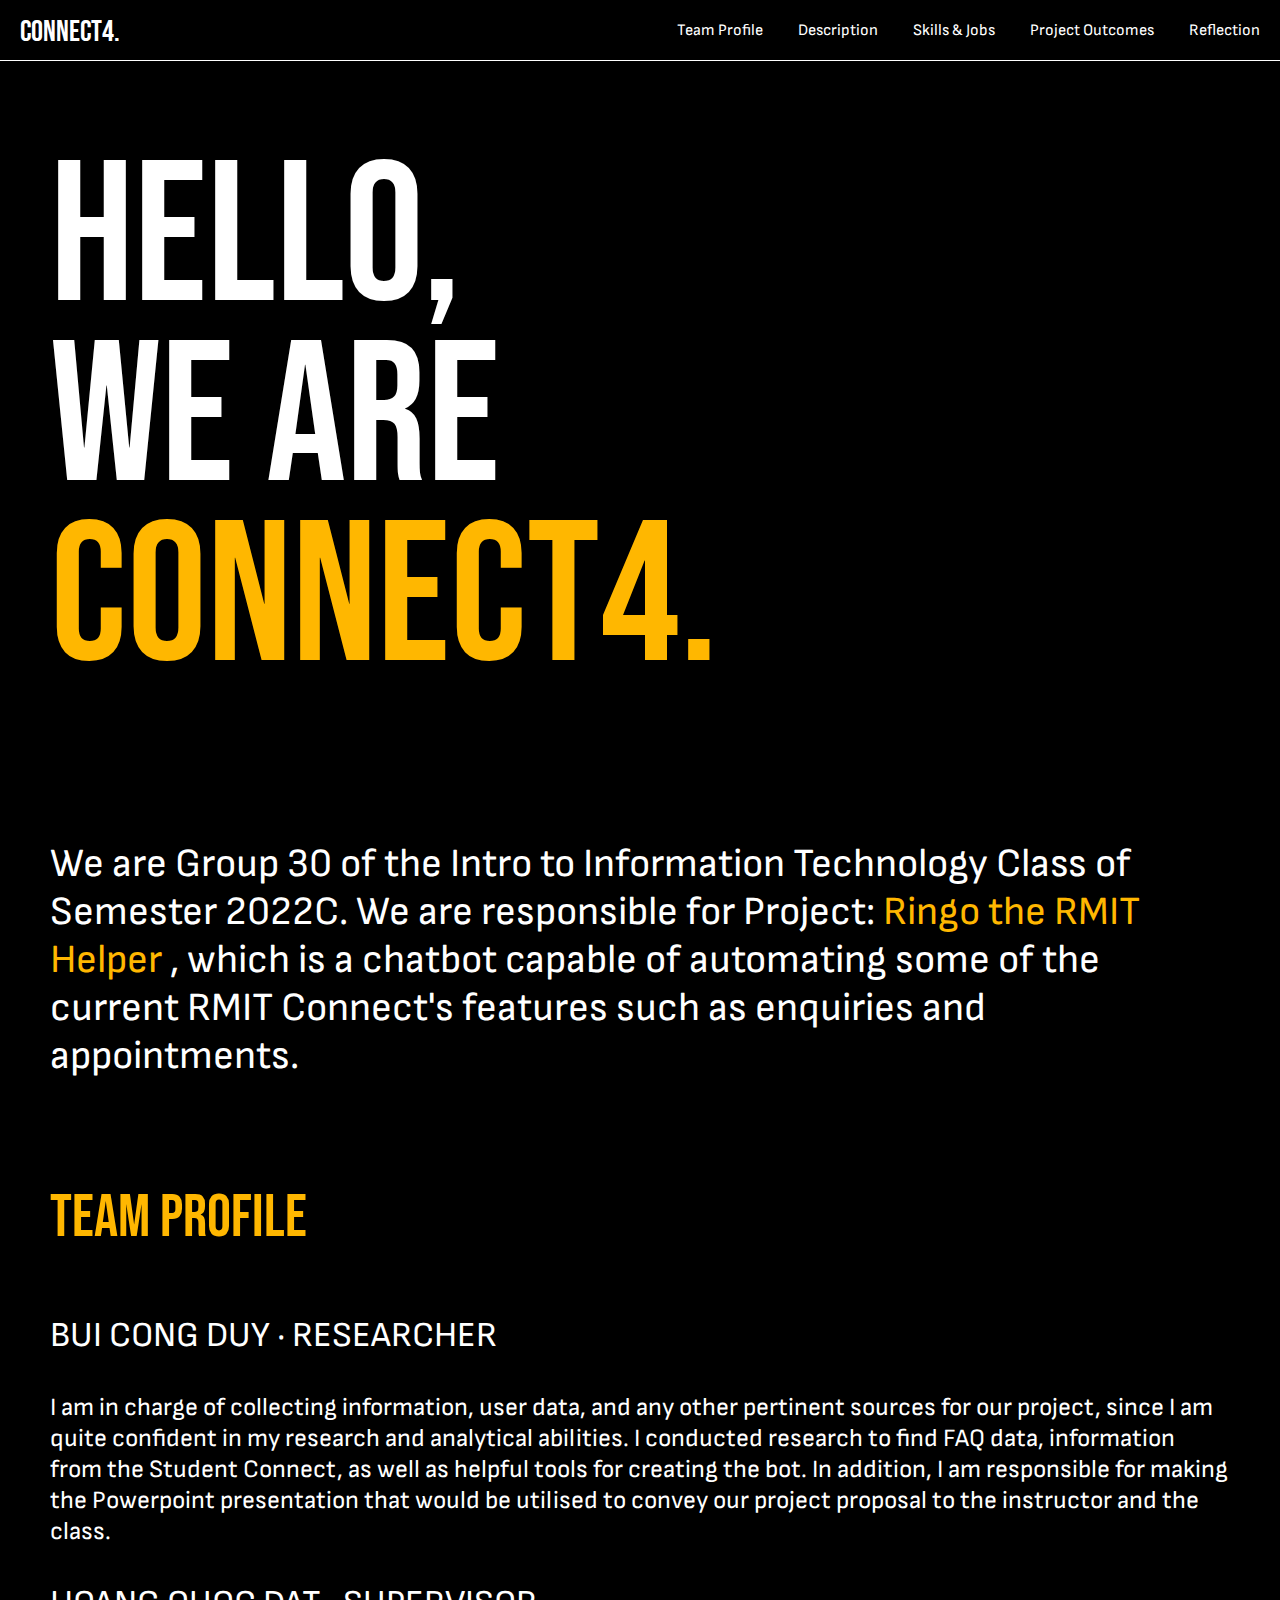
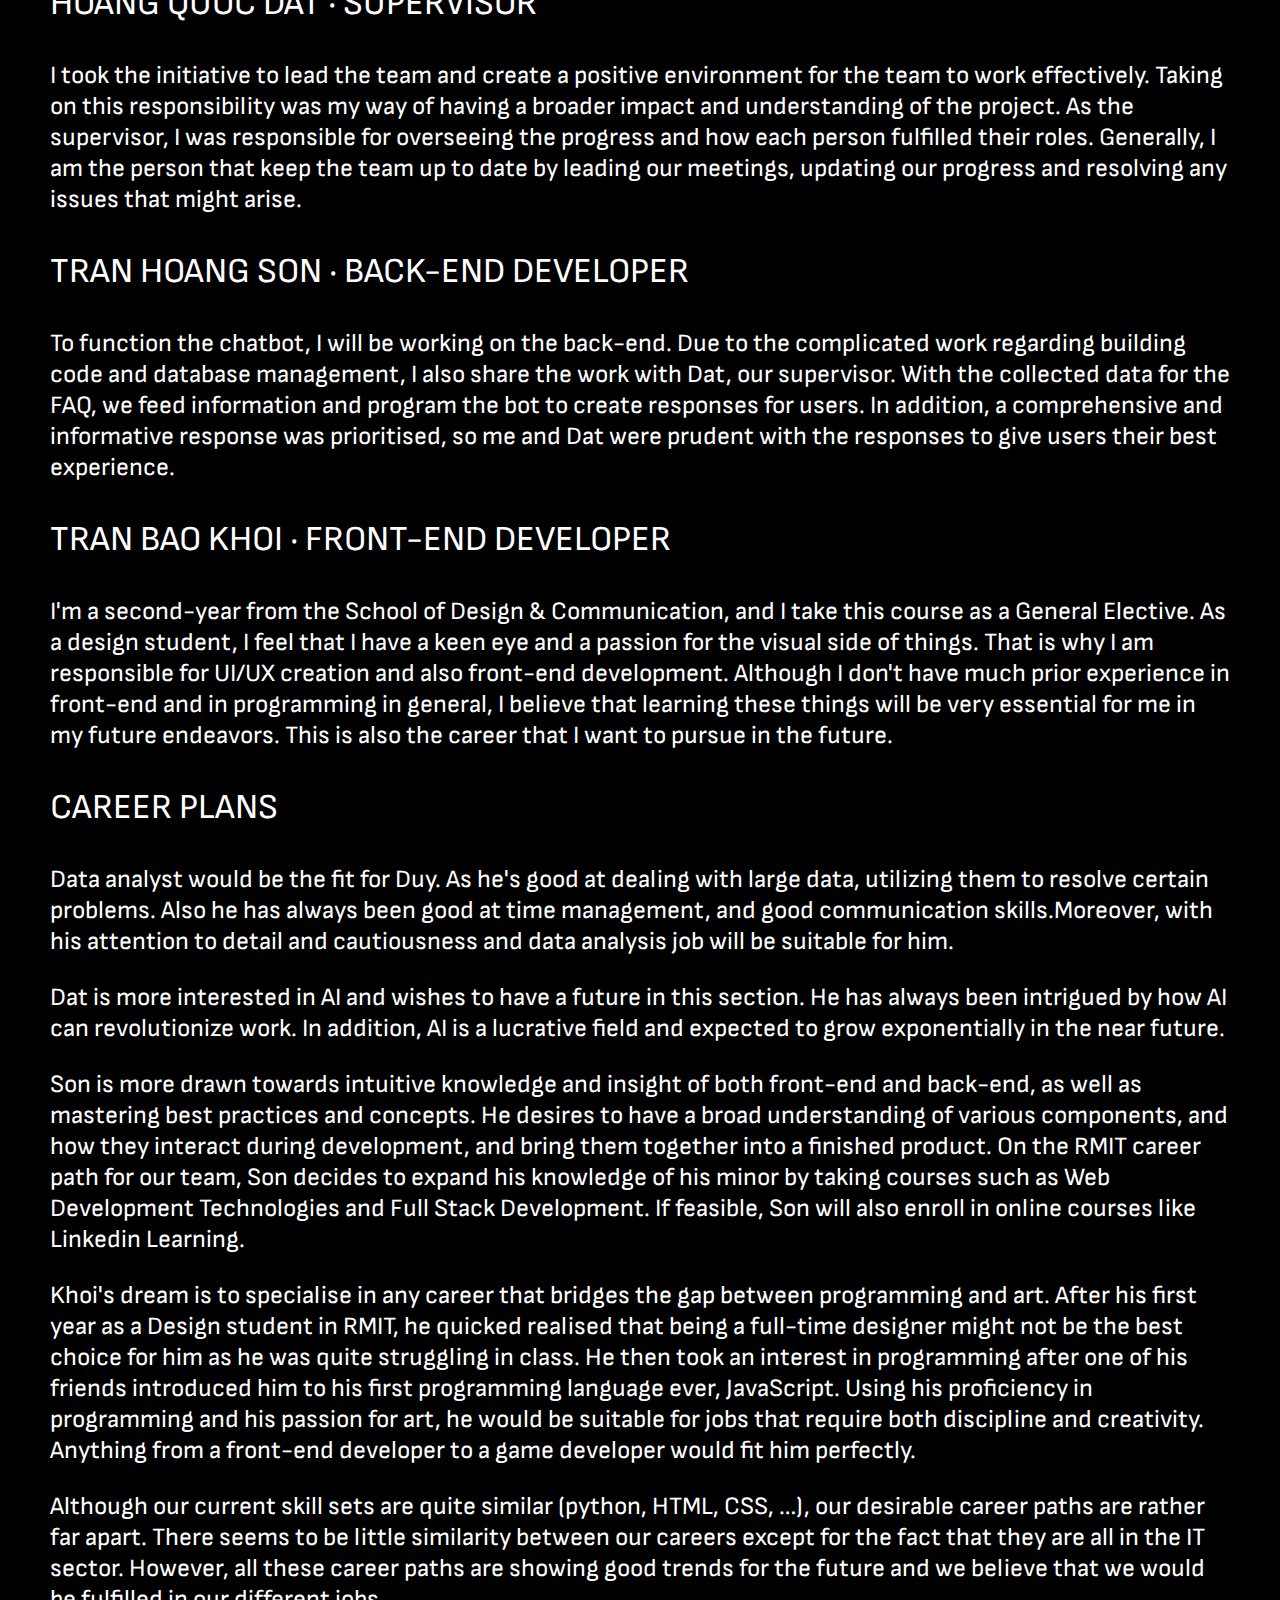
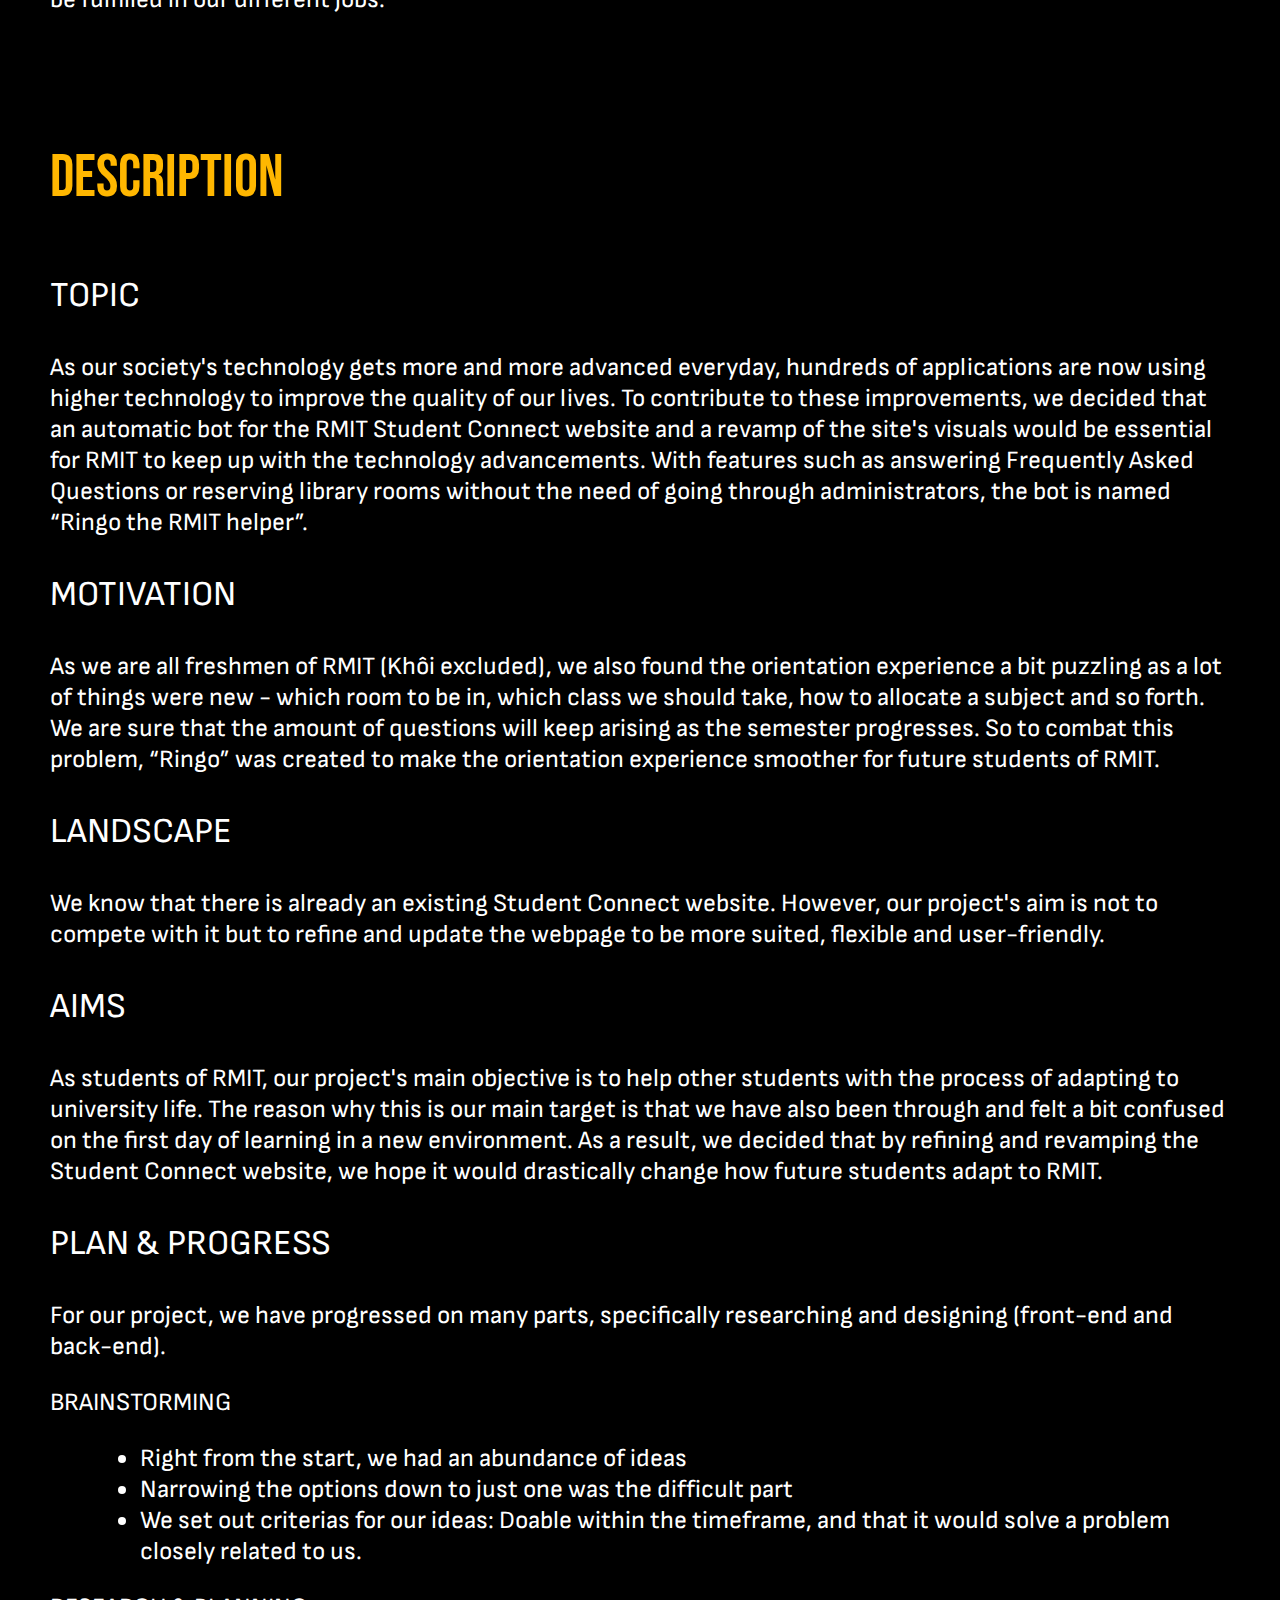
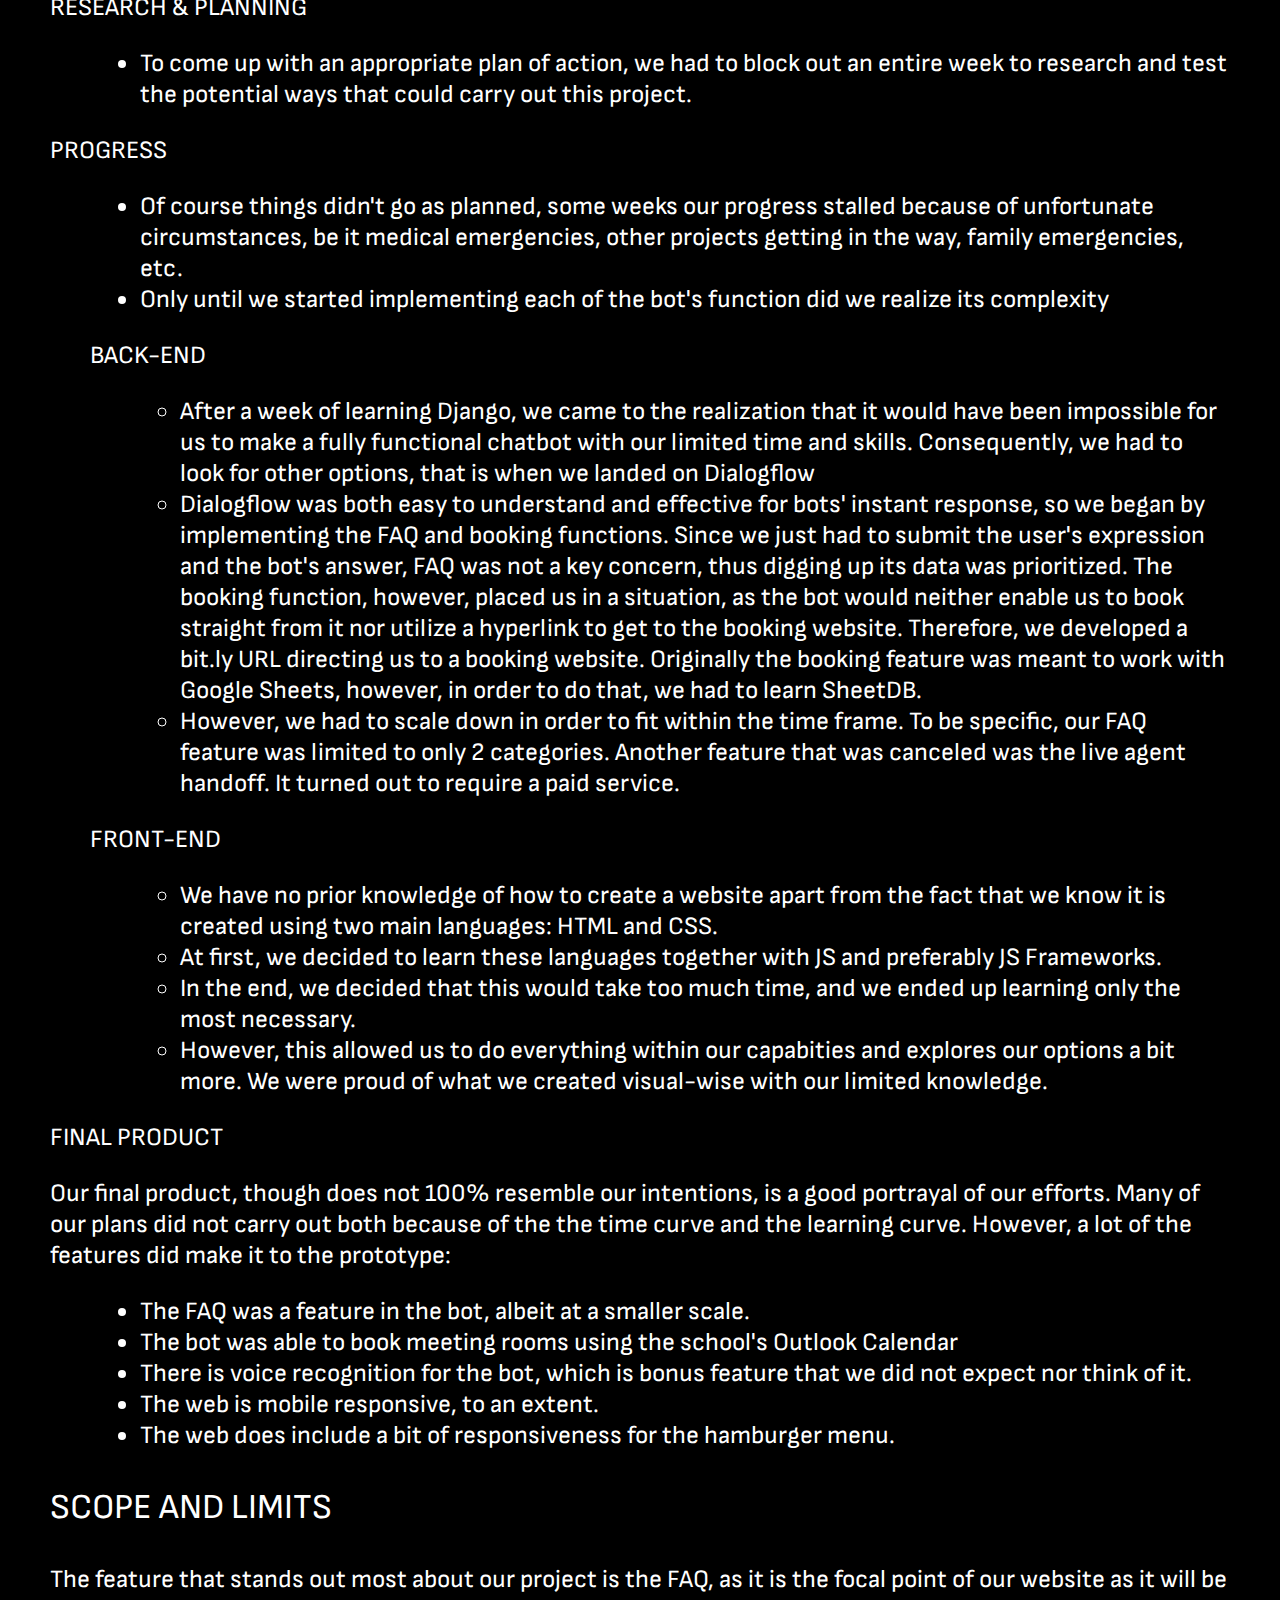
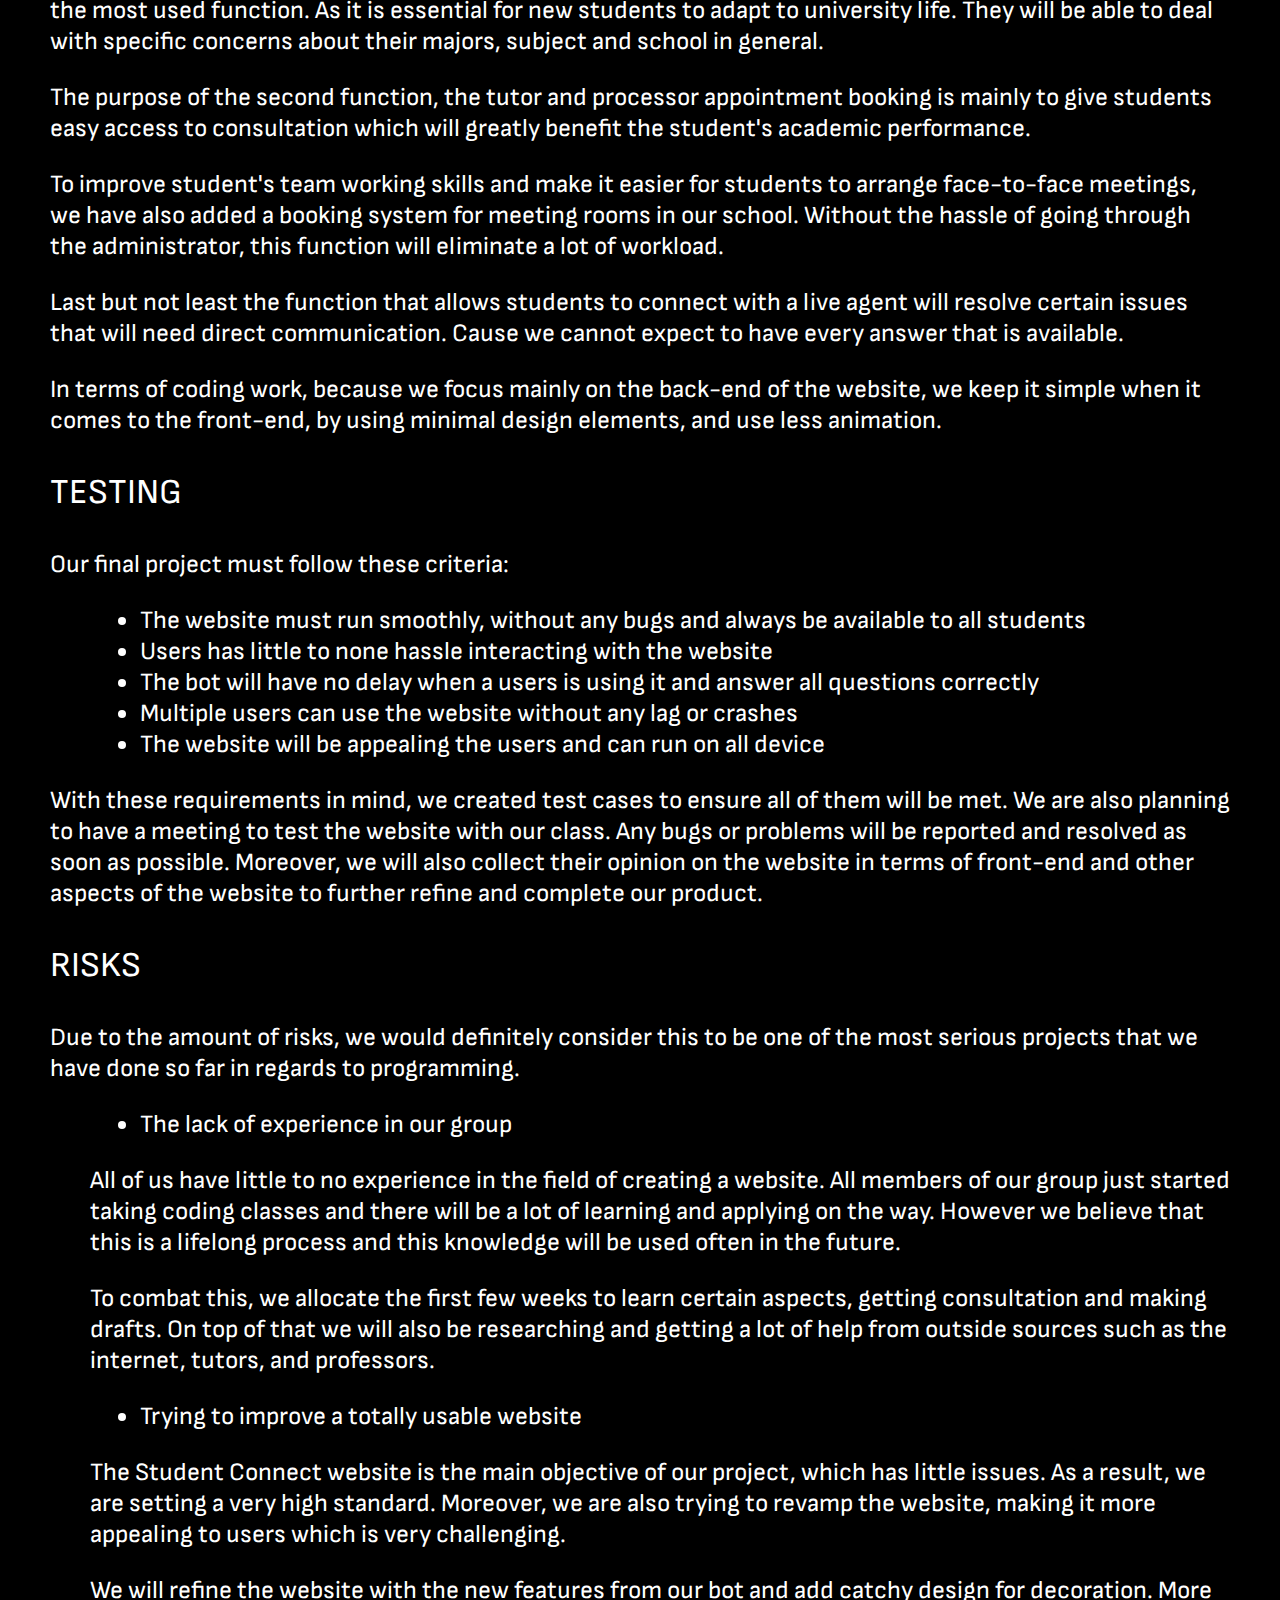
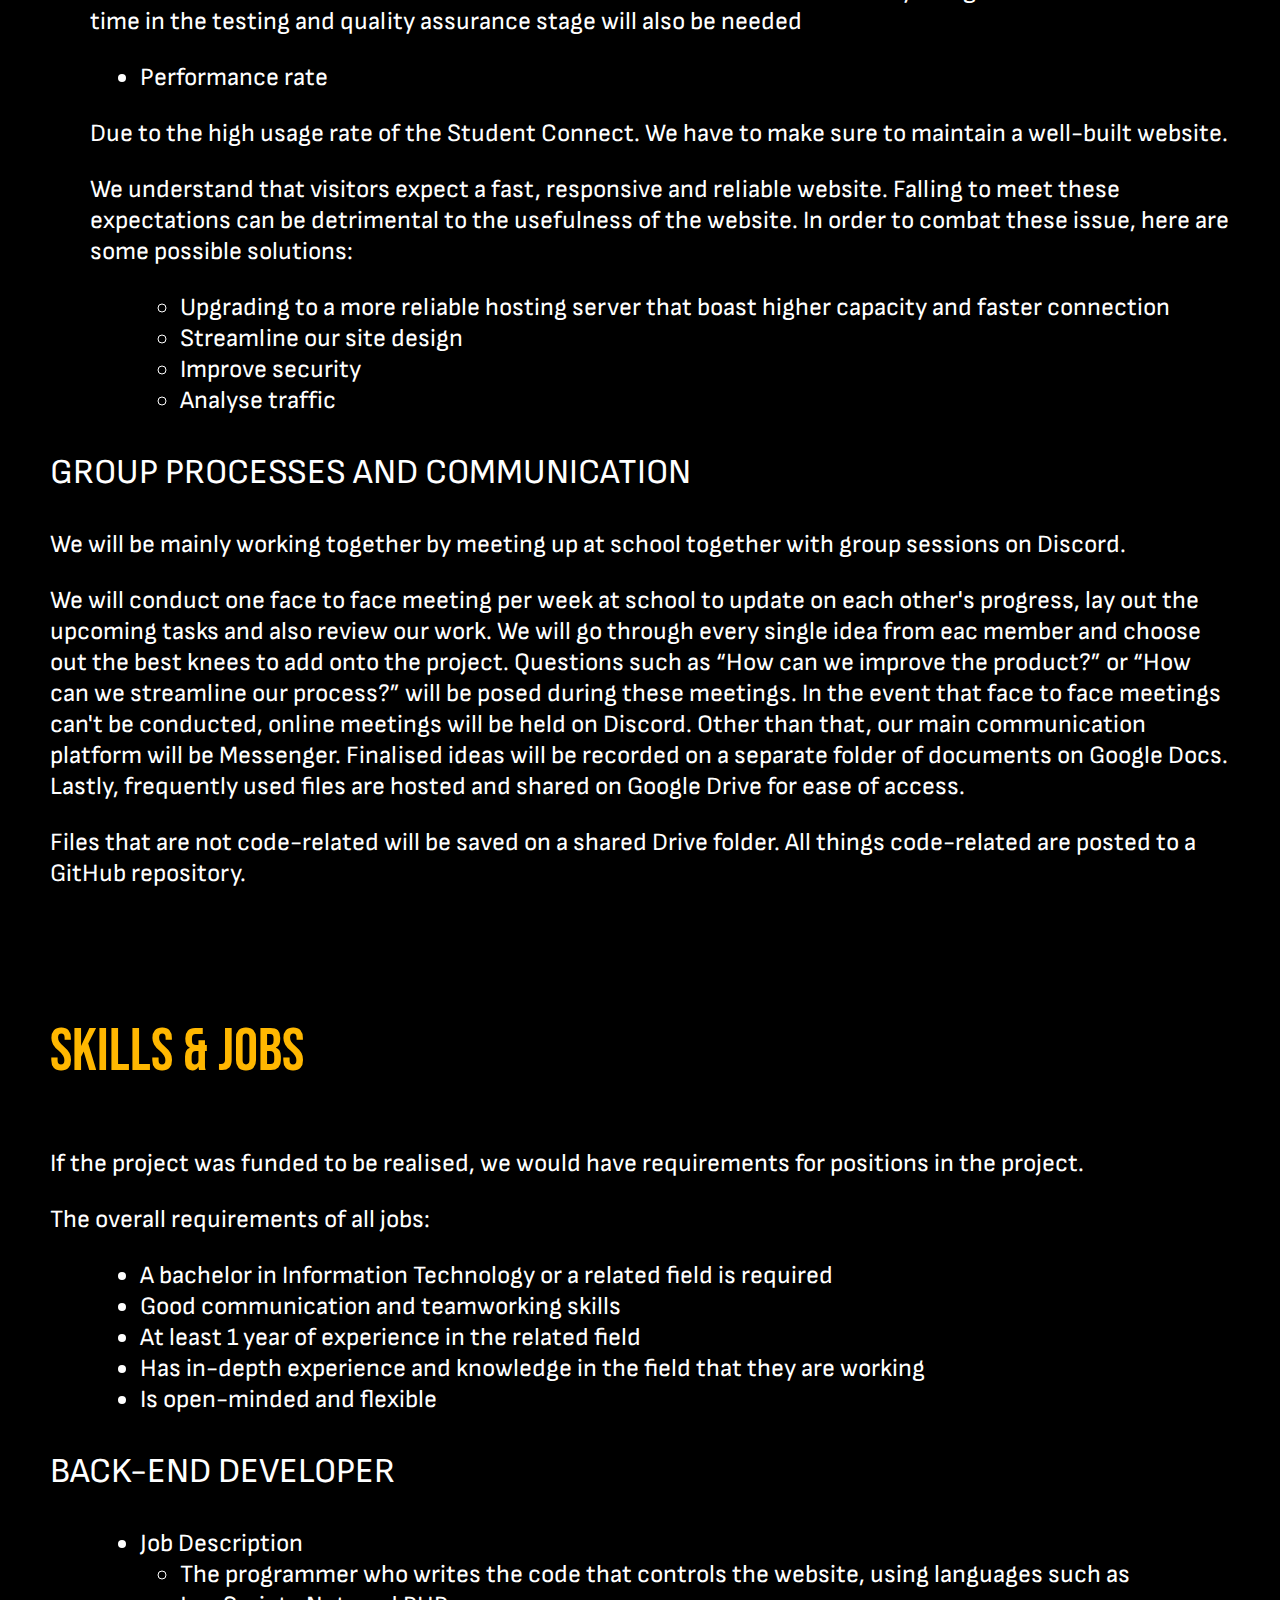
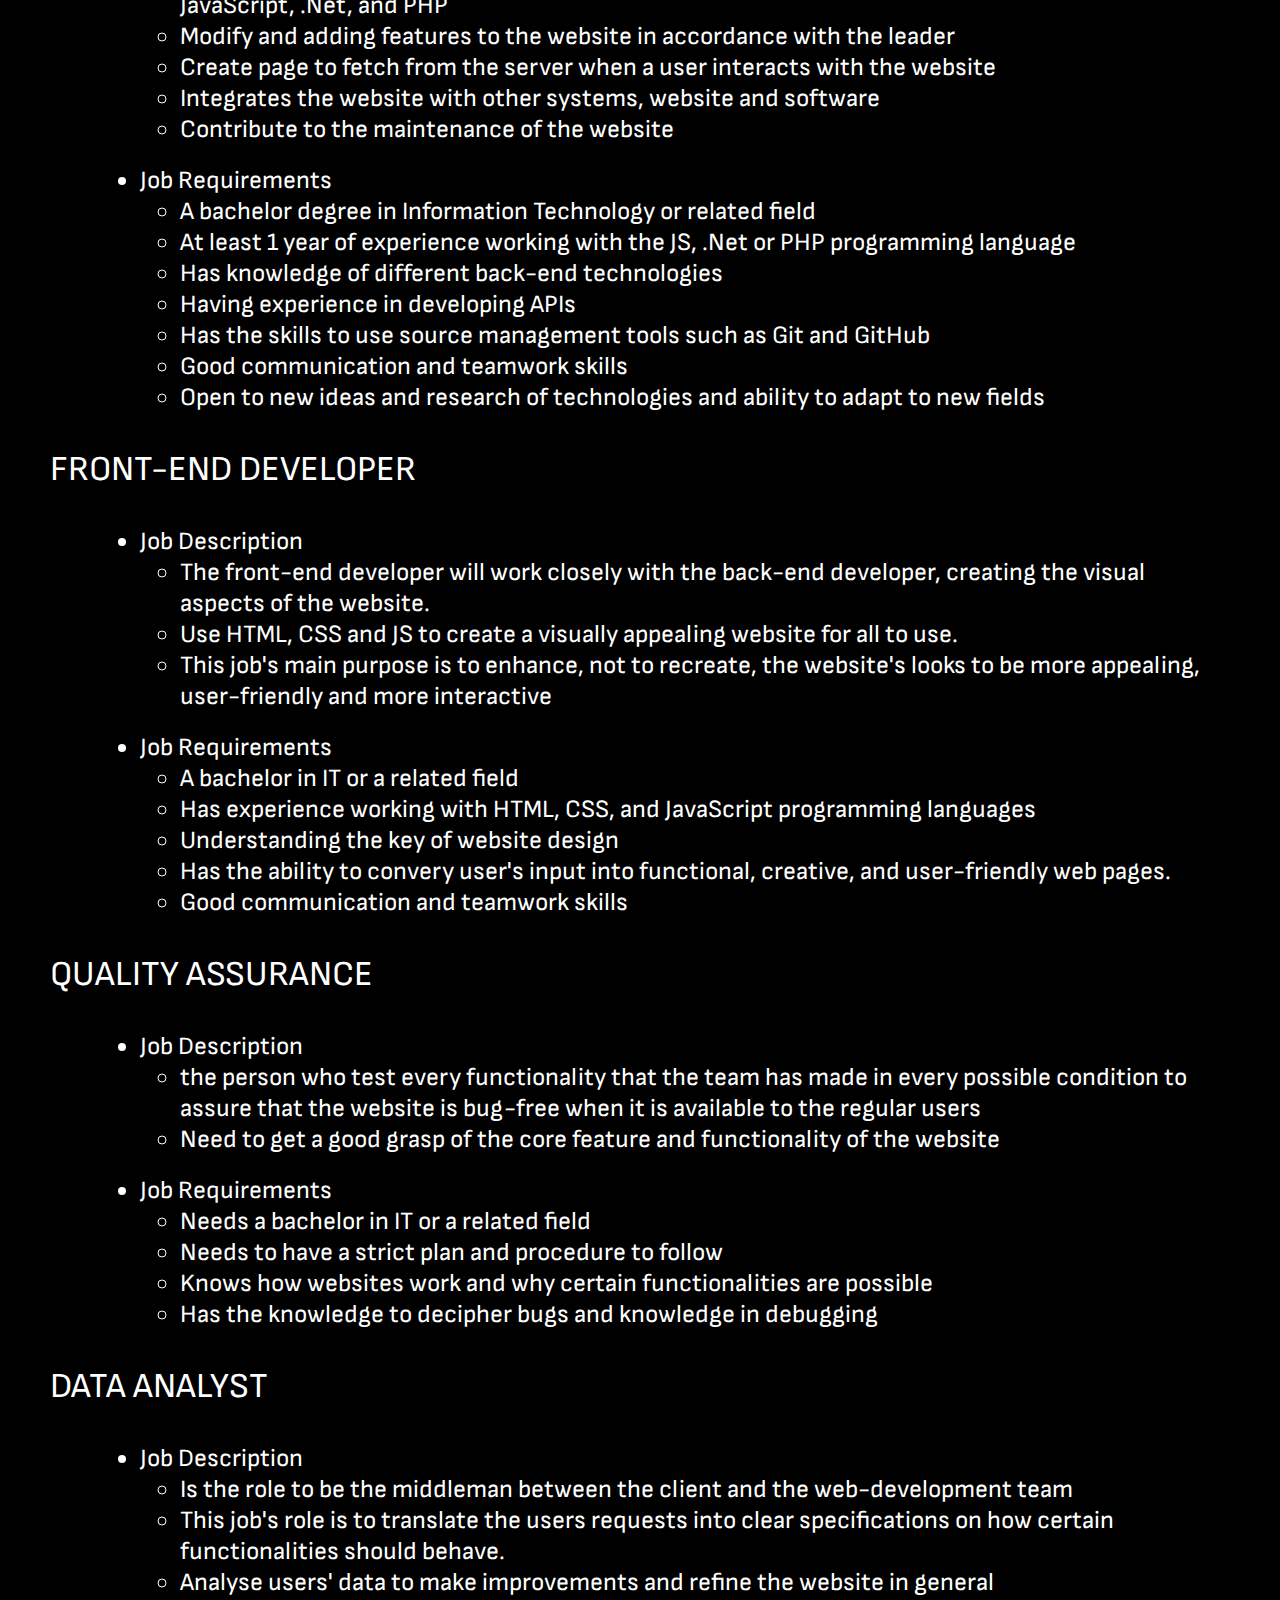
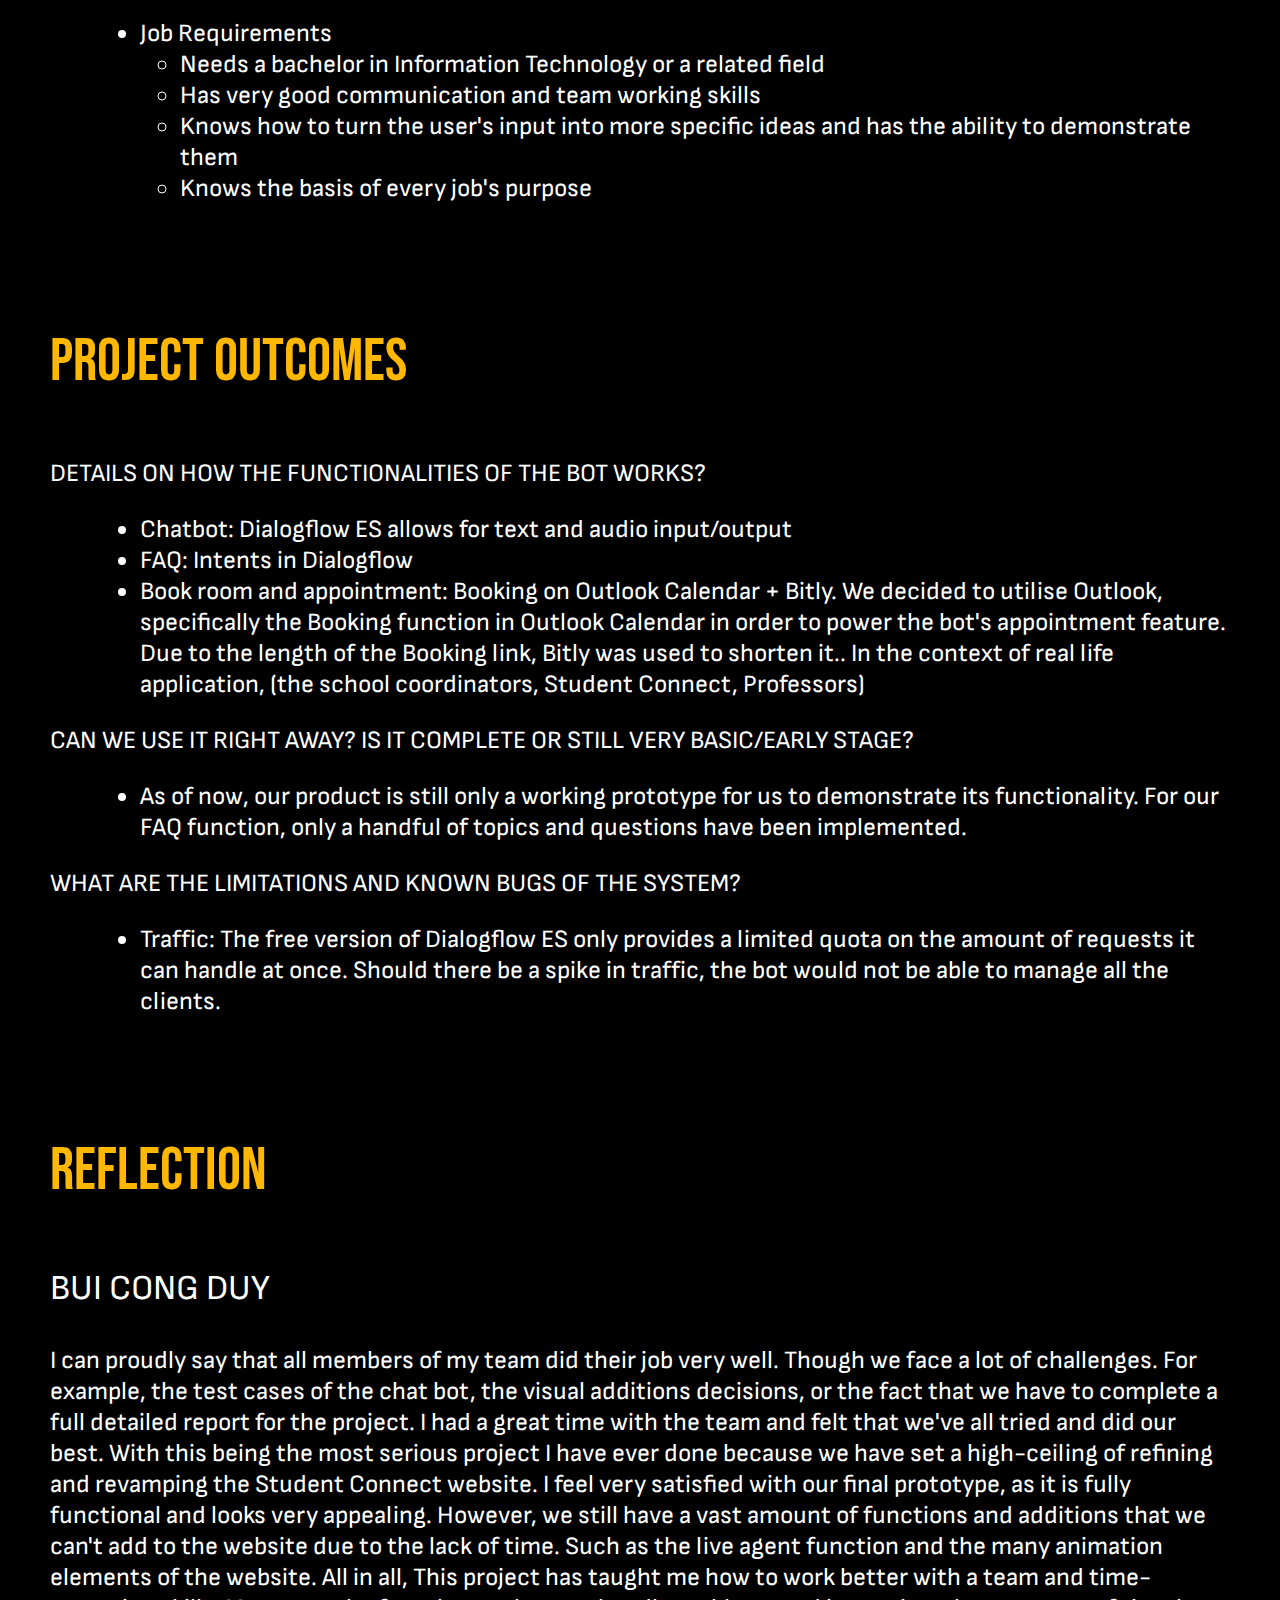
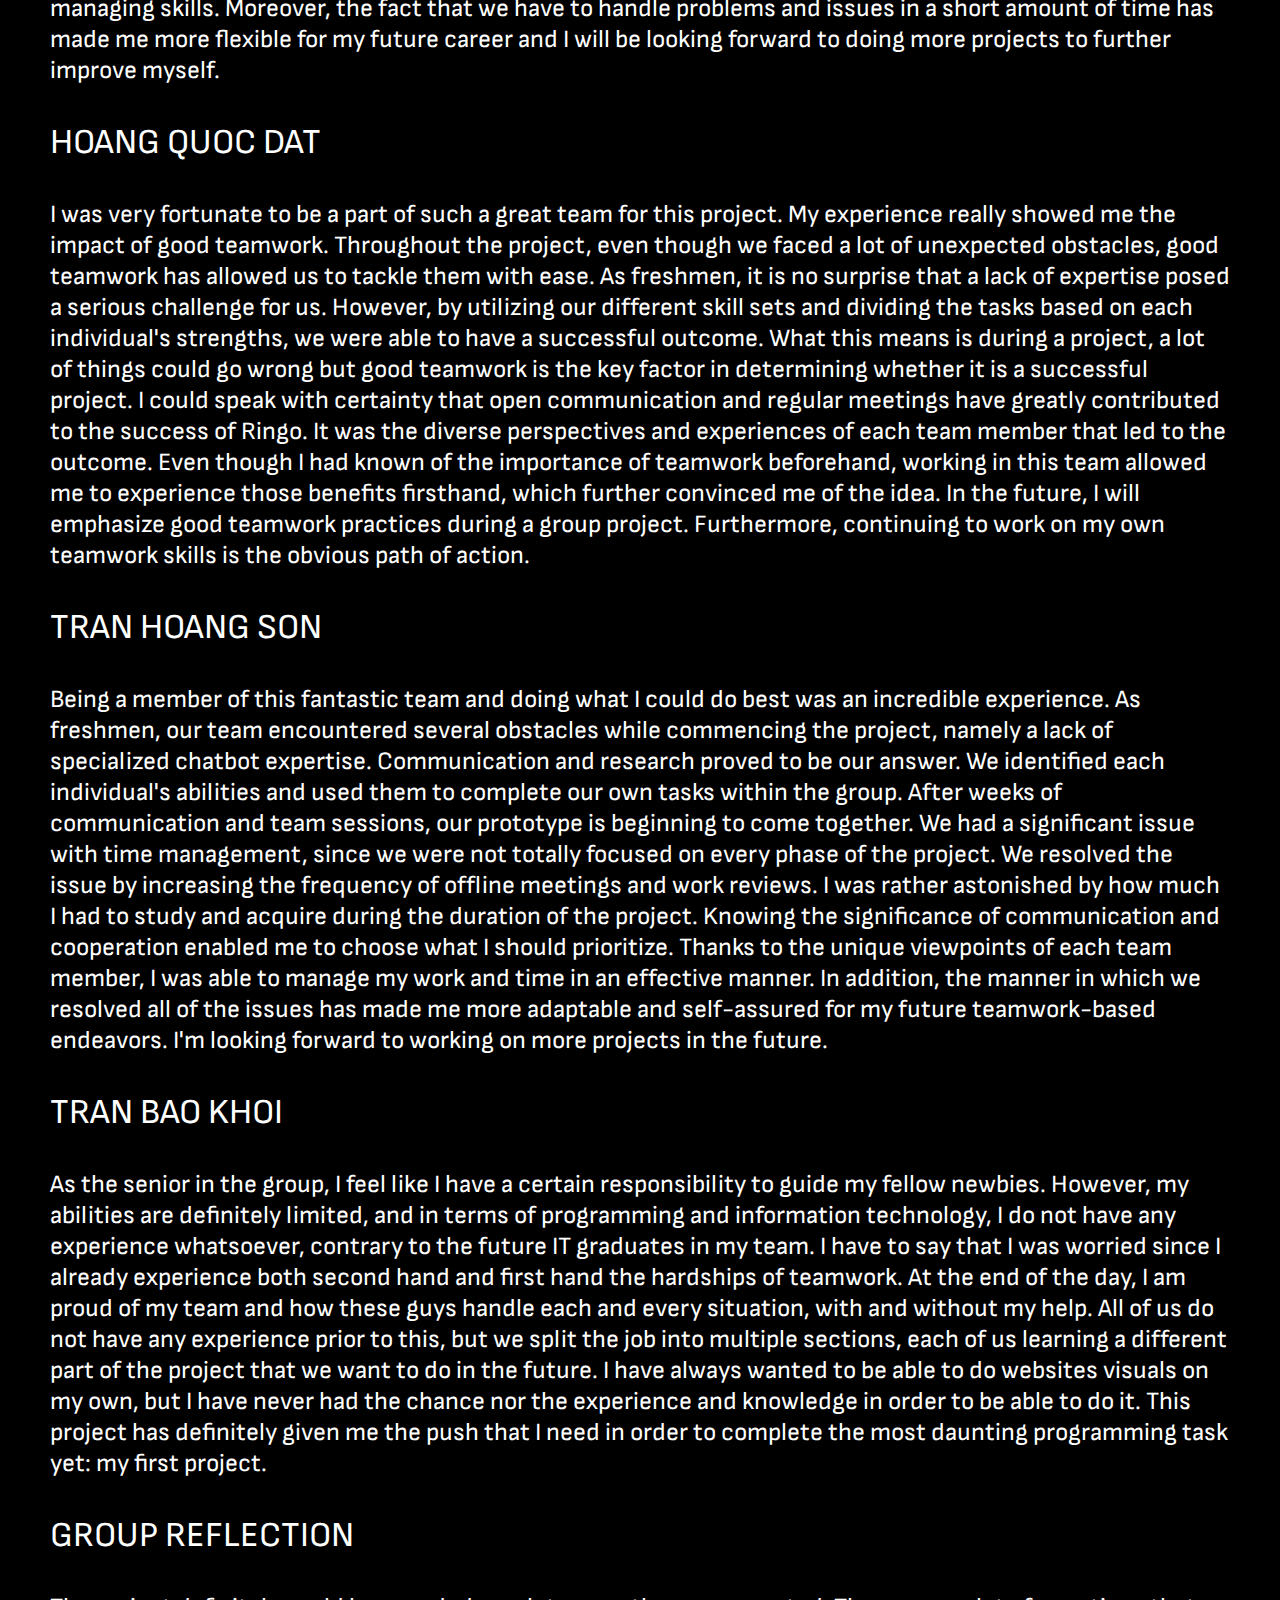
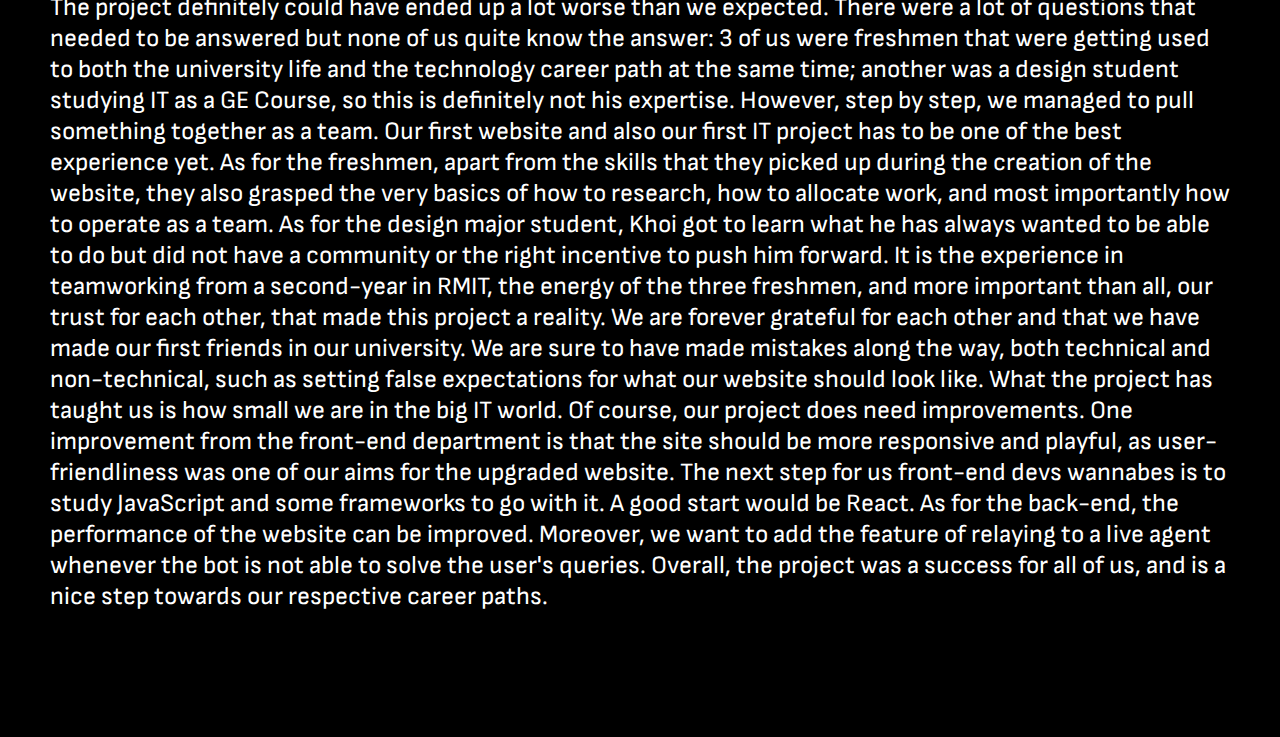
<file: App/index.html>
<!DOCTYPE html>
<html lang="en">
  <head>
    <meta charset="UTF-8" />
    <meta http-equiv="X-UA-Compatible" content="IE=edge" />
    <meta name="viewport" content="width=device-width, initial-scale=1.0" />
    <link rel="preconnect" href="https://fonts.googleapis.com" />
    <link rel="preconnect" href="https://fonts.gstatic.com" crossorigin />
    <link
      href="https://fonts.googleapis.com/css2?family=Source+Code+Pro:wght@400;500;700&display=swap"
      rel="stylesheet"
    />
    <link rel="preconnect" href="https://fonts.googleapis.com" />
    <link rel="preconnect" href="https://fonts.gstatic.com" crossorigin />
    <link
      href="https://fonts.googleapis.com/css2?family=Sofia+Sans:wght@400;500;700&family=Source+Code+Pro:wght@400;500;700&display=swap"
      rel="stylesheet"
    />
    <link rel="preconnect" href="https://fonts.googleapis.com" />
    <link rel="preconnect" href="https://fonts.gstatic.com" crossorigin />
    <link
      href="https://fonts.googleapis.com/css2?family=Bebas+Neue&family=Sofia+Sans:wght@400;500;700&family=Source+Code+Pro:wght@400;500;700&display=swap"
      rel="stylesheet"
    />
    <link rel="stylesheet" href="./style.css" />
    <title>Connect4</title>
  </head>
  <body>
    <header>
      <a href="#" class="home-icon all-caps">CONNECT4.</a>
      <div class="nav-items">
        <a href="#team-profile" class="nav-item">Team Profile</a>
        <a href="#description" class="nav-item">Description</a>
        <a href="#skills-jobs" class="nav-item">Skills & Jobs</a>
        <a href="#project-outcomes" class="nav-item">Project Outcomes</a>
        <a href="#reflection" class="nav-item">Reflection</a>
      </div>
    </header>

    <p class="title all-caps">
      <span class="letter">H</span><span class="letter">e</span
      ><span class="letter">l</span><span class="letter">l</span
      ><span class="letter">o</span><span class="letter">,</span><br />
      <span class="letter">w</span><span class="letter">e</span>
      <span class="letter">a</span><span class="letter">r</span
      ><span class="letter">e</span> <br />
      <span class="connect4">C</span><span class="connect4">O</span
      ><span class="connect4">N</span><span class="connect4">N</span
      ><span class="connect4">E</span><span class="connect4">C</span
      ><span class="connect4">T</span><span class="connect4">4</span
      ><span class="connect4">.</span>
    </p>

    <p class="general-description">
      We are Group 30 of the Intro to Information Technology Class of Semester
      2022C. We are responsible for Project:
      <a href="../Ringo/index.html" target="_blank" class="ringo-link">
        Ringo the RMIT Helper </a
      >, which is a chatbot capable of automating some of the current RMIT
      Connect's features such as enquiries and appointments.
    </p>

    <section>
      <div id="team-profile"></div>
      <p class="subheading all-caps">Team Profile</p>
      <article>
        <p>BUI CONG DUY &#183; RESEARCHER</p>
        <p class="description-text">
          I am in charge of collecting information, user data, and any other
          pertinent sources for our project, since I am quite confident in my
          research and analytical abilities. I conducted research to find FAQ
          data, information from the Student Connect, as well as helpful tools
          for creating the bot. In addition, I am responsible for making the
          Powerpoint presentation that would be utilised to convey our project
          proposal to the instructor and the class.
        </p>
      </article>
      <article>
        <p>HOANG QUOC DAT &#183; SUPERVISOR</p>
        <p class="description-text">
          I took the initiative to lead the team and create a positive
          environment for the team to work effectively. Taking on this
          responsibility was my way of having a broader impact and understanding
          of the project. As the supervisor, I was responsible for overseeing
          the progress and how each person fulfilled their roles. Generally, I
          am the person that keep the team up to date by leading our meetings,
          updating our progress and resolving any issues that might arise.
        </p>
      </article>
      <article>
        <p>TRAN HOANG SON &#183; BACK-END DEVELOPER</p>
        <p class="description-text">
          To function the chatbot, I will be working on the back-end. Due to the
          complicated work regarding building code and database management, I
          also share the work with Dat, our supervisor. With the collected data
          for the FAQ, we feed information and program the bot to create
          responses for users. In addition, a comprehensive and informative
          response was prioritised, so me and Dat were prudent with the
          responses to give users their best experience.
        </p>
      </article>
      <article>
        <p>TRAN BAO KHOI &#183; FRONT-END DEVELOPER</p>
        <p class="description-text">
          I'm a second-year from the School of Design & Communication, and I
          take this course as a General Elective. As a design student, I feel
          that I have a keen eye and a passion for the visual side of things.
          That is why I am responsible for UI/UX creation and also front-end
          development. Although I don't have much prior experience in front-end
          and in programming in general, I believe that learning these things
          will be very essential for me in my future endeavors. This is also the
          career that I want to pursue in the future.
        </p>
      </article>

      <article>
        <p>CAREER PLANS</p>
        <p class="description-text">
          Data analyst would be the fit for Duy. As he's good at dealing with
          large data, utilizing them to resolve certain problems. Also he has
          always been good at time management, and good communication
          skills.Moreover, with his attention to detail and cautiousness and
          data analysis job will be suitable for him.
        </p>
        <p class="description-text">
          Dat is more interested in AI and wishes to have a future in this
          section. He has always been intrigued by how AI can revolutionize
          work. In addition, AI is a lucrative field and expected to grow
          exponentially in the near future.
        </p>
        <p class="description-text">
          Son is more drawn towards intuitive knowledge and insight of both
          front-end and back-end, as well as mastering best practices and
          concepts. He desires to have a broad understanding of various
          components, and how they interact during development, and bring them
          together into a finished product. On the RMIT career path for our
          team, Son decides to expand his knowledge of his minor by taking
          courses such as Web Development Technologies and Full Stack
          Development. If feasible, Son will also enroll in online courses like
          Linkedin Learning.
        </p>
        <p class="description-text">
          Khoi's dream is to specialise in any career that bridges the gap
          between programming and art. After his first year as a Design student
          in RMIT, he quicked realised that being a full-time designer might not
          be the best choice for him as he was quite struggling in class. He
          then took an interest in programming after one of his friends
          introduced him to his first programming language ever, JavaScript.
          Using his proficiency in programming and his passion for art, he would
          be suitable for jobs that require both discipline and creativity.
          Anything from a front-end developer to a game developer would fit him
          perfectly.
        </p>
        <p class="description-text">
          Although our current skill sets are quite similar (python, HTML, CSS,
          …), our desirable career paths are rather far apart. There seems to be
          little similarity between our careers except for the fact that they
          are all in the IT sector. However, all these career paths are showing
          good trends for the future and we believe that we would be fulfilled
          in our different jobs.
        </p>
      </article>
    </section>

    <section>
      <div id="description"></div>
      <p class="subheading all-caps">Description</p>
      <article>
        <p>TOPIC</p>
        <p class="description-text">
          As our society's technology gets more and more advanced everyday,
          hundreds of applications are now using higher technology to improve
          the quality of our lives. To contribute to these improvements, we
          decided that an automatic bot for the RMIT Student Connect website and
          a revamp of the site's visuals would be essential for RMIT to keep up
          with the technology advancements. With features such as answering
          Frequently Asked Questions or reserving library rooms without the need
          of going through administrators, the bot is named “Ringo the RMIT
          helper”.
        </p>
      </article>

      <article>
        <p>MOTIVATION</p>
        <p class="description-text">
          As we are all freshmen of RMIT (Khôi excluded), we also found the
          orientation experience a bit puzzling as a lot of things were new -
          which room to be in, which class we should take, how to allocate a
          subject and so forth. We are sure that the amount of questions will
          keep arising as the semester progresses. So to combat this problem,
          “Ringo” was created to make the orientation experience smoother for
          future students of RMIT.
        </p>
      </article>

      <article>
        <p>LANDSCAPE</p>
        <p class="description-text">
          We know that there is already an existing Student Connect website.
          However, our project's aim is not to compete with it but to refine and
          update the webpage to be more suited, flexible and user-friendly.
        </p>
      </article>

      <article>
        <p>AIMS</p>
        <p class="description-text">
          As students of RMIT, our project's main objective is to help other
          students with the process of adapting to university life. The reason
          why this is our main target is that we have also been through and felt
          a bit confused on the first day of learning in a new environment. As a
          result, we decided that by refining and revamping the Student Connect
          website, we hope it would drastically change how future students adapt
          to RMIT.
        </p>
      </article>

      <article>
        <p>PLAN & PROGRESS</p>
        <p class="description-text">
          For our project, we have progressed on many parts, specifically
          researching and designing (front-end and back-end).
        </p>
        <p class="description-text">BRAINSTORMING</p>
        <ul>
          <li>Right from the start, we had an abundance of ideas</li>
          <li>Narrowing the options down to just one was the difficult part</li>
          <li>
            We set out criterias for our ideas: Doable within the timeframe, and
            that it would solve a problem closely related to us.
          </li>
        </ul>
        <p class="description-text">RESEARCH & PLANNING</p>
        <ul>
          <li>
            To come up with an appropriate plan of action, we had to block out
            an entire week to research and test the potential ways that could
            carry out this project.
          </li>
        </ul>
        <p class="description-text">PROGRESS</p>
        <ul>
          <li>
            Of course things didn't go as planned, some weeks our progress
            stalled because of unfortunate circumstances, be it medical
            emergencies, other projects getting in the way, family emergencies,
            etc.
          </li>
          <li>
            Only until we started implementing each of the bot's function did we
            realize its complexity
          </li>
          <p class="description-text">BACK-END</p>
          <ul>
            <li>
              After a week of learning Django, we came to the realization that
              it would have been impossible for us to make a fully functional
              chatbot with our limited time and skills. Consequently, we had to
              look for other options, that is when we landed on Dialogflow
            </li>
            <li>
              Dialogflow was both easy to understand and effective for bots'
              instant response, so we began by implementing the FAQ and booking
              functions. Since we just had to submit the user's expression and
              the bot's answer, FAQ was not a key concern, thus digging up its
              data was prioritized. The booking function, however, placed us in
              a situation, as the bot would neither enable us to book straight
              from it nor utilize a hyperlink to get to the booking website.
              Therefore, we developed a bit.ly URL directing us to a booking
              website. Originally the booking feature was meant to work with
              Google Sheets, however, in order to do that, we had to learn
              SheetDB.
            </li>
            <li>
              However, we had to scale down in order to fit within the time
              frame. To be specific, our FAQ feature was limited to only 2
              categories. Another feature that was canceled was the live agent
              handoff. It turned out to require a paid service.
            </li>
          </ul>
          <p class="description-text">FRONT-END</p>
          <ul>
            <li>
              We have no prior knowledge of how to create a website apart from
              the fact that we know it is created using two main languages: HTML
              and CSS.
            </li>
            <li>
              At first, we decided to learn these languages together with JS and
              preferably JS Frameworks.
            </li>
            <li>
              In the end, we decided that this would take too much time, and we
              ended up learning only the most necessary.
            </li>
            <li>
              However, this allowed us to do everything within our capabities
              and explores our options a bit more. We were proud of what we
              created visual-wise with our limited knowledge.
            </li>
          </ul>
        </ul>
        <p class="description-text">FINAL PRODUCT</p>
        <p class="description-text">
          Our final product, though does not 100% resemble our intentions, is a
          good portrayal of our efforts. Many of our plans did not carry out
          both because of the the time curve and the learning curve. However, a
          lot of the features did make it to the prototype:
        </p>
        <ul>
          <li>The FAQ was a feature in the bot, albeit at a smaller scale.</li>
          <li>
            The bot was able to book meeting rooms using the school's Outlook
            Calendar
          </li>
          <li>
            There is voice recognition for the bot, which is bonus feature that
            we did not expect nor think of it.
          </li>
          <li>The web is mobile responsive, to an extent.</li>
          <li>
            The web does include a bit of responsiveness for the hamburger menu.
          </li>
        </ul>
      </article>

      <article>
        <p>SCOPE AND LIMITS</p>
        <p class="description-text">
          The feature that stands out most about our project is the FAQ, as it
          is the focal point of our website as it will be the most used
          function. As it is essential for new students to adapt to university
          life. They will be able to deal with specific concerns about their
          majors, subject and school in general.
        </p>
        <p class="description-text">
          The purpose of the second function, the tutor and processor
          appointment booking is mainly to give students easy access to
          consultation which will greatly benefit the student's academic
          performance.
        </p>
        <p class="description-text">
          To improve student's team working skills and make it easier for
          students to arrange face-to-face meetings, we have also added a
          booking system for meeting rooms in our school. Without the hassle of
          going through the administrator, this function will eliminate a lot of
          workload.
        </p>
        <p class="description-text">
          Last but not least the function that allows students to connect with a
          live agent will resolve certain issues that will need direct
          communication. Cause we cannot expect to have every answer that is
          available.
        </p>
        <p class="description-text">
          In terms of coding work, because we focus mainly on the back-end of
          the website, we keep it simple when it comes to the front-end, by
          using minimal design elements, and use less animation.
        </p>
      </article>

      <article>
        <p>TESTING</p>
        <p class="description-text">
          Our final project must follow these criteria:
        </p>
        <ul>
          <li>
            The website must run smoothly, without any bugs and always be
            available to all students
          </li>
          <li>Users has little to none hassle interacting with the website</li>
          <li>
            The bot will have no delay when a users is using it and answer all
            questions correctly
          </li>
          <li>Multiple users can use the website without any lag or crashes</li>
          <li>
            The website will be appealing the users and can run on all device
          </li>
        </ul>
        <p class="description-text">
          With these requirements in mind, we created test cases to ensure all
          of them will be met. We are also planning to have a meeting to test
          the website with our class. Any bugs or problems will be reported and
          resolved as soon as possible. Moreover, we will also collect their
          opinion on the website in terms of front-end and other aspects of the
          website to further refine and complete our product.
        </p>
      </article>

      <article>
        <p>RISKS</p>
        <p class="description-text">
          Due to the amount of risks, we would definitely consider this to be
          one of the most serious projects that we have done so far in regards
          to programming.
        </p>
        <ul>
          <li>The lack of experience in our group</li>
          <p class="description-text">
            All of us have little to no experience in the field of creating a
            website. All members of our group just started taking coding classes
            and there will be a lot of learning and applying on the way. However
            we believe that this is a lifelong process and this knowledge will
            be used often in the future.
          </p>
          <p class="description-text">
            To combat this, we allocate the first few weeks to learn certain
            aspects, getting consultation and making drafts. On top of that we
            will also be researching and getting a lot of help from outside
            sources such as the internet, tutors, and professors.
          </p>
          <li>Trying to improve a totally usable website</li>
          <p class="description-text">
            The Student Connect website is the main objective of our project,
            which has little issues. As a result, we are setting a very high
            standard. Moreover, we are also trying to revamp the website, making
            it more appealing to users which is very challenging.
          </p>
          <p class="description-text">
            We will refine the website with the new features from our bot and
            add catchy design for decoration. More time in the testing and
            quality assurance stage will also be needed
          </p>
          <li>Performance rate</li>
          <p class="description-text">
            Due to the high usage rate of the Student Connect. We have to make
            sure to maintain a well-built website.
          </p>
          <p class="description-text">
            We understand that visitors expect a fast, responsive and reliable
            website. Falling to meet these expectations can be detrimental to
            the usefulness of the website. In order to combat these issue, here
            are some possible solutions:
          </p>
          <ul>
            <li>
              Upgrading to a more reliable hosting server that boast higher
              capacity and faster connection
            </li>
            <li>Streamline our site design</li>
            <li>Improve security</li>
            <li>Analyse traffic</li>
          </ul>
        </ul>
      </article>

      <article>
        <p>GROUP PROCESSES AND COMMUNICATION</p>
        <p class="description-text">
          We will be mainly working together by meeting up at school together
          with group sessions on Discord.
        </p>
        <p class="description-text">
          We will conduct one face to face meeting per week at school to update
          on each other's progress, lay out the upcoming tasks and also review
          our work. We will go through every single idea from eac member and
          choose out the best knees to add onto the project. Questions such as
          “How can we improve the product?” or “How can we streamline our
          process?” will be posed during these meetings. In the event that face
          to face meetings can't be conducted, online meetings will be held on
          Discord. Other than that, our main communication platform will be
          Messenger. Finalised ideas will be recorded on a separate folder of
          documents on Google Docs. Lastly, frequently used files are hosted and
          shared on Google Drive for ease of access.
        </p>
        <p class="description-text">
          Files that are not code-related will be saved on a shared Drive
          folder. All things code-related are posted to a GitHub repository.
        </p>
      </article>
    </section>

    <section>
      <div id="skills-jobs"></div>
      <p class="subheading all-caps">Skills & Jobs</p>

      <p class="description-text">
        If the project was funded to be realised, we would have requirements for
        positions in the project.
      </p>

      <p class="description-text">The overall requirements of all jobs:</p>
      <ul>
        <li>
          A bachelor in Information Technology or a related field is required
        </li>
        <li>Good communication and teamworking skills</li>
        <li>At least 1 year of experience in the related field</li>
        <li>
          Has in-depth experience and knowledge in the field that they are
          working
        </li>
        <li>Is open-minded and flexible</li>
      </ul>

      <p>BACK-END DEVELOPER</p>
      <ul>
        <li>Job Description</li>
        <ul class="nested-list">
          <li>
            The programmer who writes the code that controls the website, using
            languages such as JavaScript, .Net, and PHP
          </li>
          <li>
            Modify and adding features to the website in accordance with the
            leader
          </li>
          <li>
            Create page to fetch from the server when a user interacts with the
            website
          </li>
          <li>
            Integrates the website with other systems, website and software
          </li>
          <li>Contribute to the maintenance of the website</li>
        </ul>
        <li>Job Requirements</li>
        <ul class="nested-list">
          <li>A bachelor degree in Information Technology or related field</li>
          <li>
            At least 1 year of experience working with the JS, .Net or PHP
            programming language
          </li>
          <li>Has knowledge of different back-end technologies</li>
          <li>Having experience in developing APIs</li>
          <li>
            Has the skills to use source management tools such as Git and GitHub
          </li>
          <li>Good communication and teamwork skills</li>
          <li>
            Open to new ideas and research of technologies and ability to adapt
            to new fields
          </li>
        </ul>
      </ul>

      <p>FRONT-END DEVELOPER</p>
      <ul>
        <li>Job Description</li>
        <ul class="nested-list">
          <li>
            The front-end developer will work closely with the back-end
            developer, creating the visual aspects of the website.
          </li>
          <li>
            Use HTML, CSS and JS to create a visually appealing website for all
            to use.
          </li>
          <li>
            This job's main purpose is to enhance, not to recreate, the
            website's looks to be more appealing, user-friendly and more
            interactive
          </li>
        </ul>
        <li>Job Requirements</li>
        <ul class="nested-list">
          <li>A bachelor in IT or a related field</li>
          <li>
            Has experience working with HTML, CSS, and JavaScript programming
            languages
          </li>
          <li>Understanding the key of website design</li>
          <li>
            Has the ability to convery user's input into functional, creative,
            and user-friendly web pages.
          </li>
          <li>Good communication and teamwork skills</li>
        </ul>
      </ul>

      <p>QUALITY ASSURANCE</p>
      <ul>
        <li>Job Description</li>
        <ul class="nested-list">
          <li>
            the person who test every functionality that the team has made in
            every possible condition to assure that the website is bug-free when
            it is available to the regular users
          </li>
          <li>
            Need to get a good grasp of the core feature and functionality of
            the website
          </li>
        </ul>
        <li>Job Requirements</li>
        <ul class="nested-list">
          <li>Needs a bachelor in IT or a related field</li>
          <li>Needs to have a strict plan and procedure to follow</li>
          <li>
            Knows how websites work and why certain functionalities are possible
          </li>
          <li>Has the knowledge to decipher bugs and knowledge in debugging</li>
        </ul>
      </ul>

      <p>DATA ANALYST</p>
      <ul>
        <li>Job Description</li>
        <ul class="nested-list">
          <li>
            Is the role to be the middleman between the client and the
            web-development team
          </li>
          <li>
            This job's role is to translate the users requests into clear
            specifications on how certain functionalities should behave.
          </li>
          <li>
            Analyse users' data to make improvements and refine the website in
            general
          </li>
        </ul>
        <li>Job Requirements</li>
        <ul class="nested-list">
          <li>Needs a bachelor in Information Technology or a related field</li>
          <li>Has very good communication and team working skills</li>
          <li>
            Knows how to turn the user's input into more specific ideas and has
            the ability to demonstrate them
          </li>
          <li>Knows the basis of every job's purpose</li>
        </ul>
      </ul>
    </section>

    <section>
      <div id="project-outcomes"></div>
      <p class="subheading all-caps">Project Outcomes</p>

      <p class="description-text">
        DETAILS ON HOW THE FUNCTIONALITIES OF THE BOT WORKS?
      </p>
      <ul>
        <li>Chatbot: Dialogflow ES allows for text and audio input/output</li>
        <li>FAQ: Intents in Dialogflow</li>
        <li>
          Book room and appointment: Booking on Outlook Calendar + Bitly. We
          decided to utilise Outlook, specifically the Booking function in
          Outlook Calendar in order to power the bot's appointment feature. Due
          to the length of the Booking link, Bitly was used to shorten it.. In
          the context of real life application, (the school coordinators,
          Student Connect, Professors)
        </li>
      </ul>

      <p class="description-text">
        CAN WE USE IT RIGHT AWAY? IS IT COMPLETE OR STILL VERY BASIC/EARLY
        STAGE?
      </p>
      <ul>
        <li>
          As of now, our product is still only a working prototype for us to
          demonstrate its functionality. For our FAQ function, only a handful of
          topics and questions have been implemented.
        </li>
      </ul>

      <p class="description-text">
        WHAT ARE THE LIMITATIONS AND KNOWN BUGS OF THE SYSTEM?
      </p>
      <ul>
        <li>
          Traffic: The free version of Dialogflow ES only provides a limited
          quota on the amount of requests it can handle at once. Should there be
          a spike in traffic, the bot would not be able to manage all the
          clients.
        </li>
      </ul>
    </section>

    <section>
      <div id="reflection"></div>
      <p class="subheading all-caps">Reflection</p>

      <p>BUI CONG DUY</p>
      <p class="description-text">
        I can proudly say that all members of my team did their job very well.
        Though we face a lot of challenges. For example, the test cases of the
        chat bot, the visual additions decisions, or the fact that we have to
        complete a full detailed report for the project. I had a great time with
        the team and felt that we've all tried and did our best. With this being
        the most serious project I have ever done because we have set a
        high-ceiling of refining and revamping the Student Connect website. I
        feel very satisfied with our final prototype, as it is fully functional
        and looks very appealing. However, we still have a vast amount of
        functions and additions that we can't add to the website due to the lack
        of time. Such as the live agent function and the many animation elements
        of the website. All in all, This project has taught me how to work
        better with a team and time-managing skills. Moreover, the fact that we
        have to handle problems and issues in a short amount of time has made me
        more flexible for my future career and I will be looking forward to
        doing more projects to further improve myself.
      </p>

      <p>HOANG QUOC DAT</p>
      <p class="description-text">
        I was very fortunate to be a part of such a great team for this project.
        My experience really showed me the impact of good teamwork. Throughout
        the project, even though we faced a lot of unexpected obstacles, good
        teamwork has allowed us to tackle them with ease. As freshmen, it is no
        surprise that a lack of expertise posed a serious challenge for us.
        However, by utilizing our different skill sets and dividing the tasks
        based on each individual's strengths, we were able to have a successful
        outcome. What this means is during a project, a lot of things could go
        wrong but good teamwork is the key factor in determining whether it is a
        successful project. I could speak with certainty that open communication
        and regular meetings have greatly contributed to the success of Ringo.
        It was the diverse perspectives and experiences of each team member that
        led to the outcome. Even though I had known of the importance of
        teamwork beforehand, working in this team allowed me to experience those
        benefits firsthand, which further convinced me of the idea. In the
        future, I will emphasize good teamwork practices during a group project.
        Furthermore, continuing to work on my own teamwork skills is the obvious
        path of action.
      </p>

      <p>TRAN HOANG SON</p>
      <p class="description-text">
        Being a member of this fantastic team and doing what I could do best was
        an incredible experience. As freshmen, our team encountered several
        obstacles while commencing the project, namely a lack of specialized
        chatbot expertise. Communication and research proved to be our answer.
        We identified each individual's abilities and used them to complete our
        own tasks within the group. After weeks of communication and team
        sessions, our prototype is beginning to come together. We had a
        significant issue with time management, since we were not totally
        focused on every phase of the project. We resolved the issue by
        increasing the frequency of offline meetings and work reviews. I was
        rather astonished by how much I had to study and acquire during the
        duration of the project. Knowing the significance of communication and
        cooperation enabled me to choose what I should prioritize. Thanks to the
        unique viewpoints of each team member, I was able to manage my work and
        time in an effective manner. In addition, the manner in which we
        resolved all of the issues has made me more adaptable and self-assured
        for my future teamwork-based endeavors. I'm looking forward to working
        on more projects in the future.
      </p>

      <p>TRAN BAO KHOI</p>
      <p class="description-text">
        As the senior in the group, I feel like I have a certain responsibility
        to guide my fellow newbies. However, my abilities are definitely
        limited, and in terms of programming and information technology, I do
        not have any experience whatsoever, contrary to the future IT graduates
        in my team. I have to say that I was worried since I already experience
        both second hand and first hand the hardships of teamwork. At the end of
        the day, I am proud of my team and how these guys handle each and every
        situation, with and without my help. All of us do not have any
        experience prior to this, but we split the job into multiple sections,
        each of us learning a different part of the project that we want to do
        in the future. I have always wanted to be able to do websites visuals on
        my own, but I have never had the chance nor the experience and knowledge
        in order to be able to do it. This project has definitely given me the
        push that I need in order to complete the most daunting programming task
        yet: my first project.
      </p>

      <p>GROUP REFLECTION</p>
      <p class="description-text">
        The project definitely could have ended up a lot worse than we expected.
        There were a lot of questions that needed to be answered but none of us
        quite know the answer: 3 of us were freshmen that were getting used to
        both the university life and the technology career path at the same
        time; another was a design student studying IT as a GE Course, so this
        is definitely not his expertise. However, step by step, we managed to
        pull something together as a team. Our first website and also our first
        IT project has to be one of the best experience yet. As for the
        freshmen, apart from the skills that they picked up during the creation
        of the website, they also grasped the very basics of how to research,
        how to allocate work, and most importantly how to operate as a team. As
        for the design major student, Khoi got to learn what he has always
        wanted to be able to do but did not have a community or the right
        incentive to push him forward. It is the experience in teamworking from
        a second-year in RMIT, the energy of the three freshmen, and more
        important than all, our trust for each other, that made this project a
        reality. We are forever grateful for each other and that we have made
        our first friends in our university. We are sure to have made mistakes
        along the way, both technical and non-technical, such as setting false
        expectations for what our website should look like. What the project has
        taught us is how small we are in the big IT world. Of course, our
        project does need improvements. One improvement from the front-end
        department is that the site should be more responsive and playful, as
        user-friendliness was one of our aims for the upgraded website. The next
        step for us front-end devs wannabes is to study JavaScript and some
        frameworks to go with it. A good start would be React. As for the
        back-end, the performance of the website can be improved. Moreover, we
        want to add the feature of relaying to a live agent whenever the bot is
        not able to solve the user's queries. Overall, the project was a success
        for all of us, and is a nice step towards our respective career paths.
      </p>
    </section>
  </body>
</html>
</file>
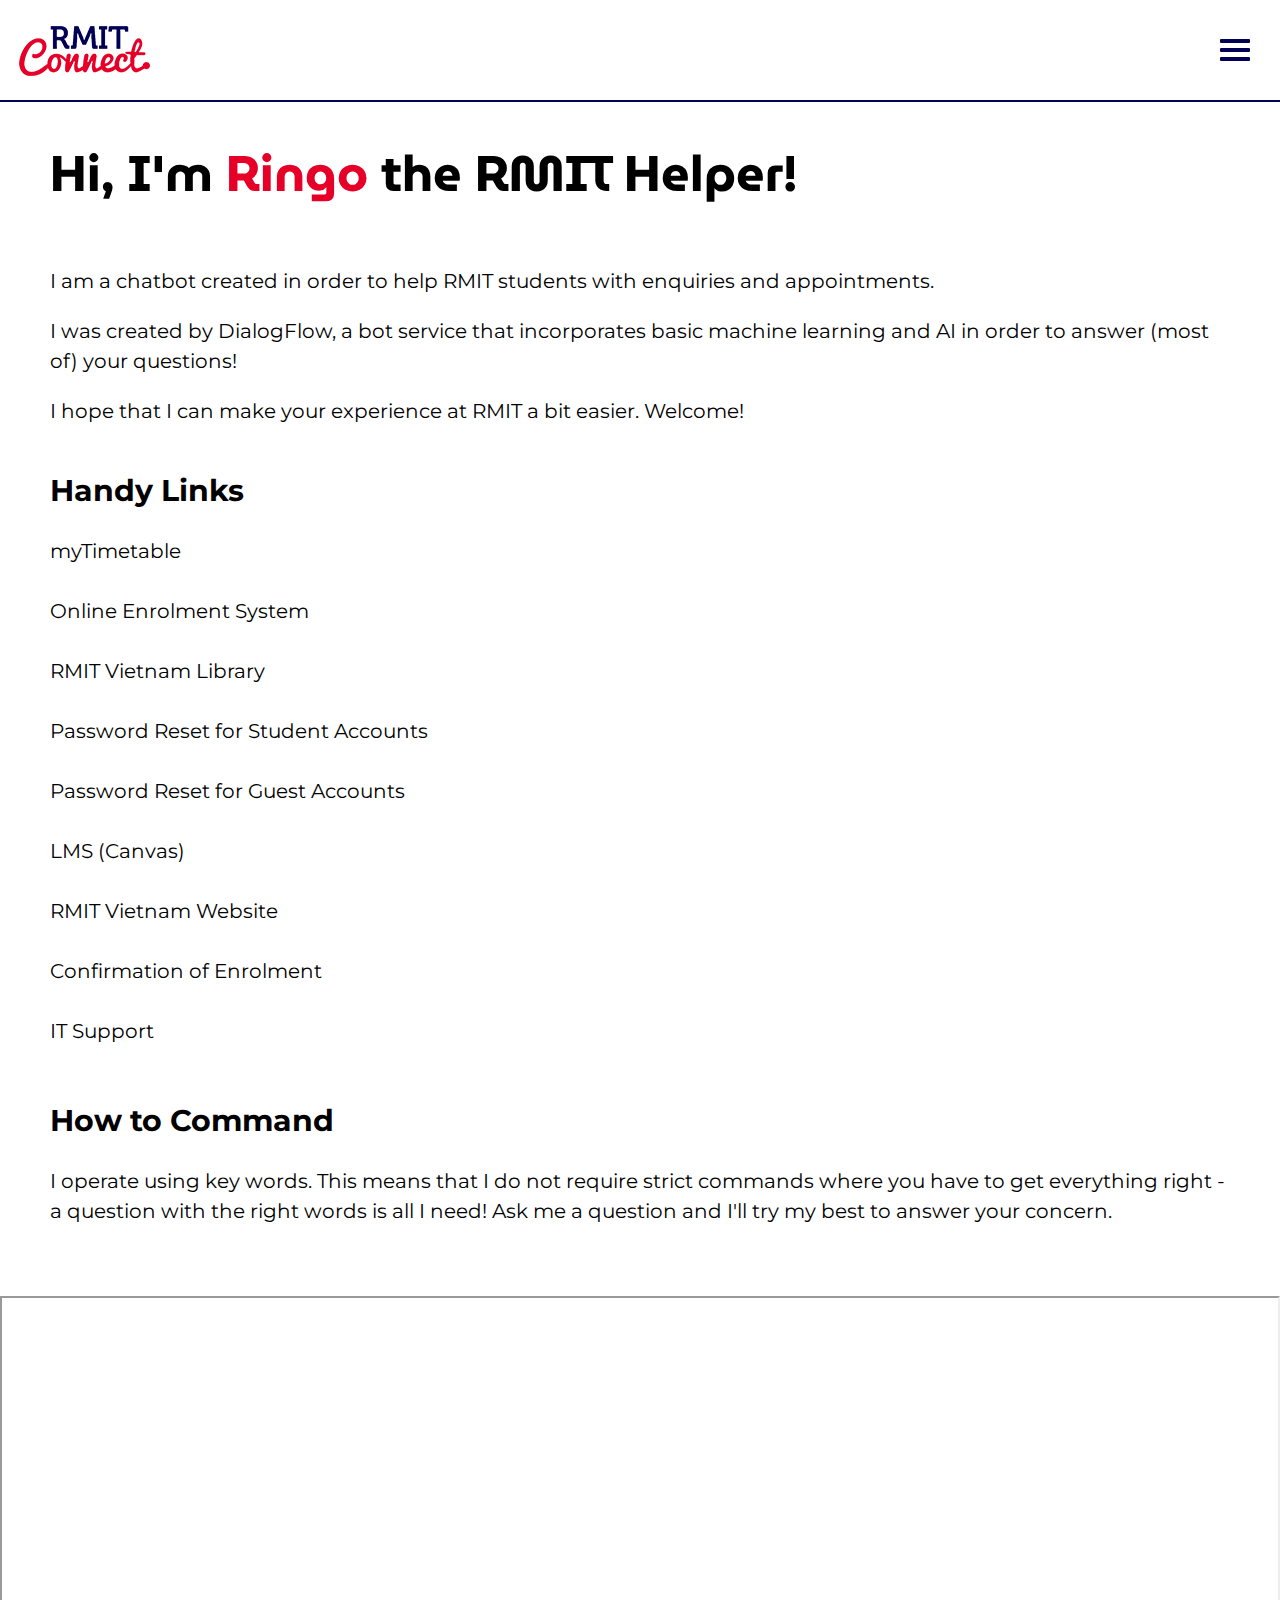
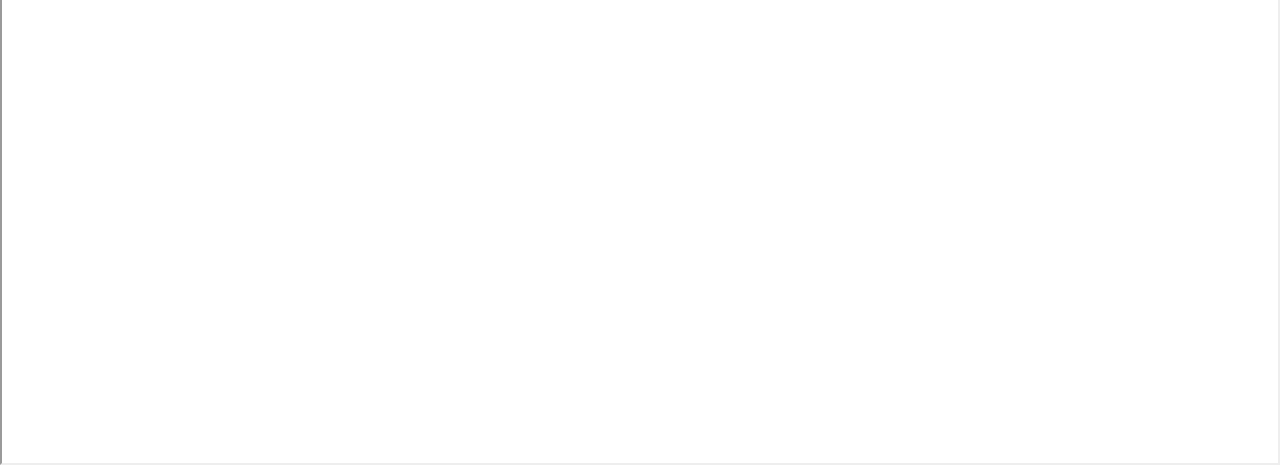
<file: Ringo/index.html>
<!DOCTYPE html>
<html lang="en">
  <head>
    <meta charset="UTF-8" />
    <meta http-equiv="X-UA-Compatible" content="IE=edge" />
    <meta name="viewport" content="width=device-width, initial-scale=1.0" />
    <link rel="stylesheet" href="./style.css" />
    <link rel="preconnect" href="https://fonts.googleapis.com" />
    <link rel="preconnect" href="https://fonts.gstatic.com" crossorigin />
    <link
      href="https://fonts.googleapis.com/css2?family=MuseoModerno:wght@400;500;700&display=swap"
      rel="stylesheet"
    />
    <link rel="preconnect" href="https://fonts.googleapis.com" />
    <link rel="preconnect" href="https://fonts.gstatic.com" crossorigin />
    <link
      href="https://fonts.googleapis.com/css2?family=Montserrat:wght@400;500;700&family=Roboto:wght@400;500;700&display=swap"
      rel="stylesheet"
    />
    <title>Ringo the RMIT Helper</title>
  </head>
  <body>
    <header>
      <button class="rmit-connect-icon">
        <a
          href="https://rmit.service-now.com/connect_vn/?id=rmit_index_vn"
          target="blank"
          ><img src="./images/rmit-connect-blue (1).png" alt="rmit-connect"
        /></a>
      </button>
      <ul class="nav-menu">
        <li class="nav-item">
          <a
            href="https://myapps.rmit.edu.au/nidp/app/login"
            target="_blank"
            class="nav-link"
          >
            Login as RMIT Student or Staff
          </a>
        </li>
        <li class="nav-item">
          <a
            href="https://rmit.service-now.com/connect_vn/?id=rmit_index_login"
            target="_blank"
            class="nav-link"
          >
            Login as Guest
          </a>
        </li>
        <li class="nav-item">
          <a
            href="https://rmit.service-now.com/connect_vn/?id=sc_home"
            target="_blank"
            class="nav-link"
          >
            Services
          </a>
        </li>
        <li class="nav-item">
          <a
            href="https://rmititsm.service-now.com/sp"
            target="_blank"
            class="nav-link"
            >ITS Services & Support</a
          >
        </li>
      </ul>
      <button class="hamburger-menu">
        <span class="icon-bar"></span>
        <span class="icon-bar"></span>
        <span class="icon-bar"></span>
      </button>
    </header>
    <main>
      <section class="description">
        <h1>
          Hi, I'm <a class="ringo-link" href="#dialogflow">Ringo</a> the RMIT
          Helper!
        </h1>
        <div>
          <p class="ringo-description">
            I am a chatbot created in order to help RMIT students with enquiries
            and appointments.
          </p>
          <p class="ringo-description">
            I was created by DialogFlow, a bot service that incorporates basic
            machine learning and AI in order to answer (most of) your questions!
          </p>
          <p class="ringo-description">
            I hope that I can make your experience at RMIT a bit easier.
            Welcome!
          </p>
        </div>
        <div class="handy-links">
          <p class="subheader">Handy Links</p>
          <ul>
            <li>
              <a
                href="https://www.rmit.edu.vn/students/my-studies/class-timetables"
                target="_blank"
              >
                myTimetable
              </a>
            </li>
            <li>
              <a href="https://oes.rmit.edu.vn" target="_blank">
                Online Enrolment System
              </a>
            </li>
            <li>
              <a href="https://library.rmit.edu.vn" target="_blank">
                RMIT Vietnam Library
              </a>
            </li>
            <li>
              <a href="https://sspr.rmit.edu.vn" target="_blank">
                Password Reset for Student Accounts
              </a>
            </li>
            <li>
              <a
                href="https://rmit.service-now.com/connect-vn/?id=guest_password_reset"
                target="_blank"
              >
                Password Reset for Guest Accounts
              </a>
            </li>
            <li>
              <a href="https://rmit.instructure.com" target="_blank">
                LMS (Canvas)
              </a>
            </li>
            <li>
              <a href="https://www.rmit.edu.vn/students" target="_blank">
                RMIT Vietnam Website
              </a>
            </li>
            <li>
              <a
                href="https://www.rmit.edu.vn/students/my-studies/enrolments-and-courses/confirmation-of-enrolment"
                target="_blank"
              >
                Confirmation of Enrolment
              </a>
            </li>
            <li>
              <a
                href="https://www.rmit.edu.vn/students/support/it-support"
                target="_blank"
              >
                IT Support
              </a>
            </li>
          </ul>
        </div>
        <div class="commands-list">
          <p class="subheader">How to Command</p>
          <p>
            I operate using key words. This means that I do not require strict
            commands where you have to get everything right - a question with
            the right words is all I need! Ask me a question and I'll try my
            best to answer your concern.
          </p>
        </div>
      </section>
      <iframe
        id="dialogflow"
        allow="microphone;"
        src="https://console.dialogflow.com/api-client/demo/embedded/f2f94bca-5fda-4199-bfdb-7129285c6bd4"
      >
      </iframe>
    </main>
    <script src="./script.js"></script>
  </body>
</html>
</file>
<file: App/style.css>
html {
  scroll-behavior: smooth;
}

body {
  font-family: 'Sofia Sans', sans-serif;
  color: white;
  background-color: #000;
  margin: 0;
  min-width: 750px;
  padding-bottom: 100px;
}

p {
  margin-left: 50px;
  margin-right: 50px;
  font-size: 35px;
}

a {
  text-decoration: none;
  color: white;
  transition: 0.15s;
}

a:hover {
  color: rgb(255, 183, 0);
  cursor: pointer;
}

header {
  background-color: black;
  position: fixed;
  top: 0;
  left: 0;
  right: 0;
  height: 60px;
  border-bottom-style: solid;
  border-bottom-width: 1px;
  border-bottom-color: white;
  display: flex;
  justify-content: space-between;
  align-items: center;
  min-width: 750px;
}

.letter {
  color: white;
  transition: 0.1s;
}

.letter:hover {
  color: rgb(255, 183, 0);
}

.connect4 {
  color: rgb(255, 183, 0);
  transition: 0.1s;
}

.connect4:hover {
  color: white;
}

.all-caps {
  font-family: 'Bebas Neue', cursive;
}

.home-icon {
  font-size: 30px;
  margin-left: 20px;
  margin-top: 3px;
  transition: 0.15s;
}

.nav-items {
  display: flex;
  justify-content: space-between;
  align-items: center;
  gap: 35px;
  margin-right: 20px;
}

.nav-item {
  transition: 0.15s;
}

.nav-item:hover {
  cursor: pointer;
  color: rgb(255, 183, 0);
}

.title {
  font-size: 200px;
  margin-top: 150px;
  line-height: 180px;
  margin-left: 50px;
  margin-bottom: 150px;
  cursor: default;
}

.ringo-link {
  color: rgb(255, 183, 0);
}

.general-description {
  margin: 0 50px;
  font-size: 40px;
}

.subheading {
  margin-left: 50px;
  font-size: 60px;
  margin-top: 100px;
  color: rgb(255, 183, 0);
}

#team-profile,
#description,
#skills-jobs,
#project-outcomes,
#reflection {
  padding: 1px;
}

.description-text {
  font-size: 25px;
}

li {
  margin-left: 100px;
  margin-right: 50px;
  font-size: 25px;
}

.nested-list {
  margin-bottom: 20px;
}
</file>
<file: Ringo/style.css>
html {
  scroll-behavior: smooth;
}

body {
  font-family: MuseoModerno, Arial;
  margin: 0;
}

p {
  font-family: Montserrat, Arial;
  font-size: 20px;
  line-height: 30px;
}

ul {
  list-style: none;
  line-height: 30px;
  padding: 0;
}

li {
  font-family: Montserrat, Arial;
  font-size: 20px;
  margin-bottom: 30px;
}

a {
  text-decoration: none;
  color: black;
  transition: color 0.15s;
}

a:hover {
  color: #e60028;
}

header {
  position: fixed;
  background-color: white;
  top: 0;
  width: 100%;
  height: 100px;
  display: flex;
  align-items: center;
  justify-content: space-between;
  border-bottom-style: solid;
  border-bottom-width: 2px;
  border-bottom-color: #000054;
}

button {
  margin: 0;
  padding: 0;
  background-color: white;
  border-style: none;
}

button:hover {
  cursor: pointer;
}

.nav-menu {
  display: flex;
  flex-direction: column;
  justify-content: space-between;
  align-items: right;
  position: fixed;
  right: -100%;
  top: 84px;
  background-color: #000054;
  width: 100%;
  text-align: right;
  transition: 0.3s;
}

.nav-menu.active {
  right: 0;
}

.hamburger-menu {
  margin-right: 30px;
}

.hamburger-menu.active .icon-bar:nth-child(2) {
  opacity: 0;
}

.hamburger-menu.active .icon-bar:nth-child(1) {
  transform: translateY(9px) rotate(45deg);
}

.hamburger-menu.active .icon-bar:nth-child(3) {
  transform: translateY(-9px) rotate(-45deg);
}

.nav-item {
  margin: 16px 0;
  margin-right: 50px;
}

.nav-link {
  color: white;
}

.icon-bar {
  display: block;
  width: 30px;
  height: 4px;
  border-radius: 1px;
  background-color: #000054;
  -webkit-transition: all 0.3s ease-in-out;
  transition: all 0.3s ease-in-out;
}

.icon-bar + .icon-bar {
  margin-top: 5px;
}

.description {
  margin-top: 100px;
  display: flex;
  flex-direction: column;
  justify-content: center;
  padding-left: 50px;
  padding-right: 50px;
  padding-bottom: 50px;
}

.ringo-link {
  color: black;
  text-decoration: none;
  color: #e60028;
  transition: color 0.15s;
}

.ringo-link:hover {
  cursor: pointer;
  color: #000054;
}

h1 {
  font-size: 50px;
}

.subheader {
  font-size: 30px;
  font-weight: bold;
}

#dialogflow {
  width: 99.7%;
  height: 85vh;
}
</file>
